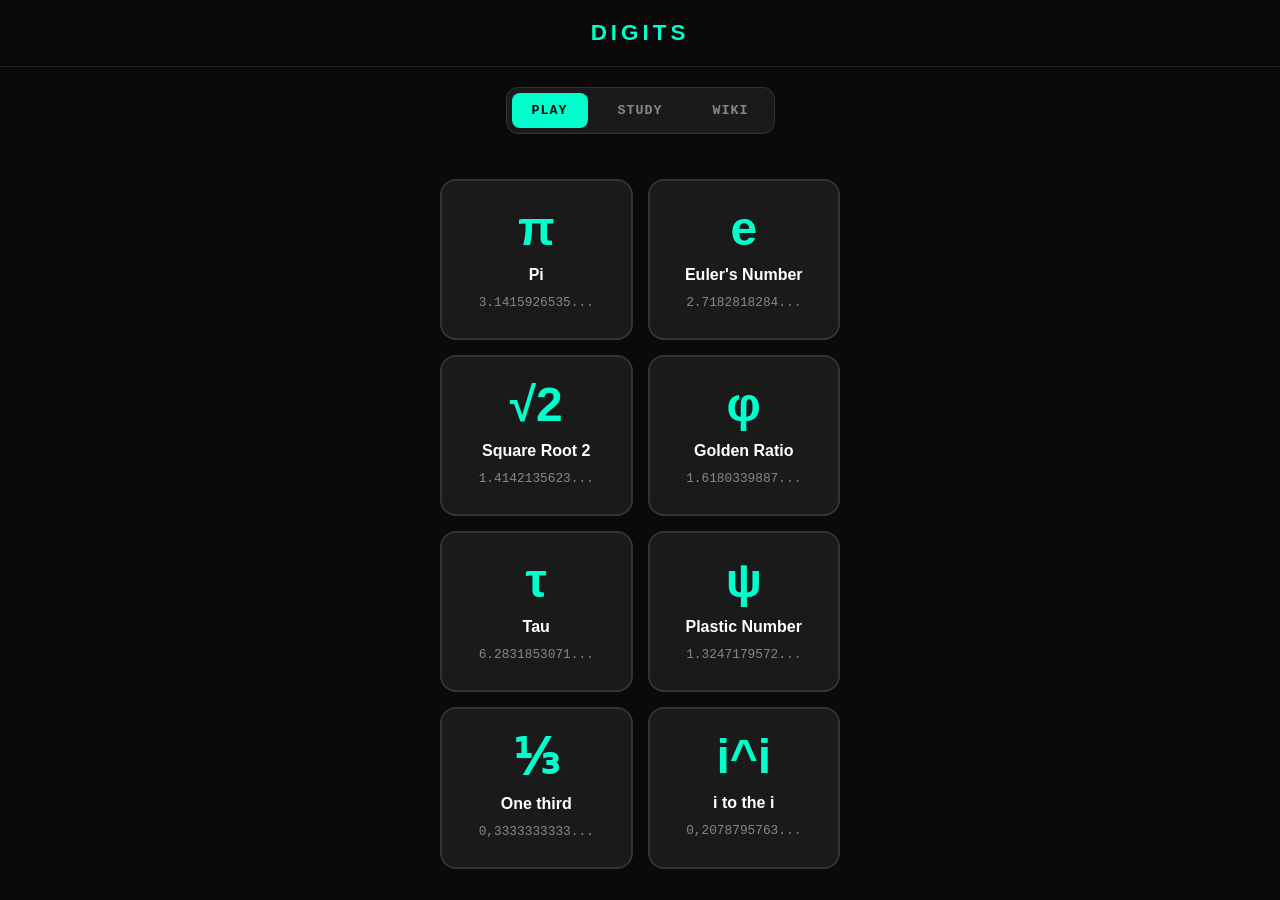
<file: index.html>
<!-- =====================================================================
index.html : la STRUCTURE de l'application (le "squelette")
=====================================================================
HTML décrit quels éléments existent (titres, boutons, zones).
Le CSS les habille (style.css) et le JS les anime (app.js).
Important : les "id" et "class" ci-dessous sont les points d'accroche utilisés par le CSS et le JS.
Si tu en renommes un ici, il faut le renommer aussi dans les autres fichiers.
Les écrans sont tous présents dès le départ ; le JS affiche l'un et cache les autres avec la classe "hidden". -->
<!DOCTYPE html>
<html lang="en">
    <head>
        <meta charset="UTF-8">
        <!-- Adapte la page à l'écran du téléphone. maximum-scale=1 et user-scalable=no désactivent le zoom par pincement, pour une sensation d'application. -->
        <meta name="viewport" content="width=device-width, initial-scale=1.0, maximum-scale=1.0, user-scalable=no">
        <title>Digits Learning</title>
        <!-- Lie le fichier manifest.json : il décrit l'app (nom, icônes, couleurs) pour
        pouvoir l'installer sur l'écran d'accueil. -->
        <link rel="manifest" href="manifest.json">
        <!-- Charge le fichier de style style.css. -->
        <link rel="stylesheet" href="style.css">
        <!-- Réglages spécifiques iPhone : mode plein écran sans barre Safari quand l'app est ajoutée à l'écran d'accueil, barre d'état translucide, et nom court de l'icône. -->
        <meta name="apple-mobile-web-app-capable" content="yes">
        <meta name="apple-mobile-web-app-status-bar-style" content="black-translucent">
        <meta name="apple-mobile-web-app-title" content="Digits">
    </head>
    <body>
        <!-- EN-TÊTE : le titre. Le JS change le texte de #header-title selon l'écran
        (DIGITS, nom de la constante, NEW RECORD!...). -->
        <header id="app-header">
            <h1 id="header-title">DIGITS</h1>
        </header>
        <!-- CONTENU PRINCIPAL : contient les 4 écrans (<section>). -->
        <main id="app">
            <!-- Menu Screen -->
            <!-- ÉCRAN 1 : MENU. Deux onglets (PLAY / STUDY) puis la grille de constantes. -->
            <section id="screen-menu" class="screen">
                <div class="menu-tabs">
                    <button id="tab-play" class="tab-btn active">PLAY</button>
                    <button id="tab-study" class="tab-btn">STUDY</button>
                    <button id="tab-wiki" class="tab-btn">WIKI</button>
                </div>
                <!-- Cette grille est vide dans le HTML : app.js crée une carte par constante. -->
                <div class="constants-grid">
                    <!-- Cards will be injected here -->
                </div>
            </section>
            
            <!-- Study Screen -->
            <!-- ÉCRAN 2 : ÉTUDE. #study-digits-container reçoit le tableau de décimales
            (généré par app.js) ; le bouton ramène au menu. Caché au départ (class="hidden"). -->
            <section id="screen-study" class="screen hidden">
                <div class="study-container">
                    <div id="study-digits-container"></div>
                </div>
                <div class="study-controls">
                    <button id="btn-study-back" class="menu-btn">BACK TO MENU</button>
                </div>
            </section>


            <!-- Wiki Screen -->
            <!-- ÉCRAN 2.5 : INFOS. #wiki-container reçoit les infos générées par app.js (si j'ai bien fai les choses) -->
            <section id="screen-wiki" class="screen hidden">
                <div class="wiki-container"> 
                    <div id="wiki-info-container"></div>
                </div>
                <div class="wiki-controls">
                    <button id="btn-wiki-back" class="menu-btn">BACK TO MENU</button>
                </div>
            </section>

            <!-- Game Screen -->
            <!-- ÉCRAN 3 : JEU. En haut : la séquence de chiffres, le score et le chrono.
            En bas : le clavier numérique. -->
            <section id="screen-game" class="screen hidden">
                <div class="game-display">
                    <div id="digit-sequence" class="digit-sequence"></div>
                    <div class="stats">
                        <span>SCORE: <span id="score" class="stat-val">0</span></span>
                        <span>TIME: <span id="timer" class="stat-val">0:00</span></span>
                    </div>
                </div>
                <!-- Les 10 touches. L'attribut data-val="..." contient le chiffre : app.js le lit
                pour savoir quelle touche a été pressée. -->
                <div class="keypad">
                    <button class="key" data-val="1">1</button>
                    <button class="key" data-val="2">2</button>
                    <button class="key" data-val="3">3</button>
                    <button class="key" data-val="4">4</button>
                    <button class="key" data-val="5">5</button>
                    <button class="key" data-val="6">6</button>
                    <button class="key" data-val="7">7</button>
                    <button class="key" data-val="8">8</button>
                    <button class="key" data-val="9">9</button>
                    <button class="key" data-val="0">0</button>
                </div>
            </section>
            <!-- Game Over Screen -->
            <!-- ÉCRAN 4 : FIN DE PARTIE. Les valeurs (score, temps, best) sont remplies
            par app.js. Deux boutons : RETRY et MENU. -->
            <section id="screen-gameover" class="screen hidden">
                <h2 class="game-over-text">CRASHED!</h2>
                <div id="gameover-digits" class="digit-sequence"></div>
                <div class="final-stats">
                    <p>FINAL SCORE: <span id="final-score">0</span>
                    <br>
                    TIME: <span id="final-time">0:00</span>
                    </br>
                    BEST: <span id="final-best">0</span></p>
                </div>
                <div class="menu-buttons">
                    <button id="btn-retry" class="menu-btn">RETRY</button>
                    <button id="btn-menu" class="menu-btn">MENU</button>
                </div>
            </section>
        </main>
        <!-- Charge la logique JavaScript. Placé en fin de <body> pour que tous les
            éléments existent déjà quand le script s'exécute. -->
            <script src="app.js"></script>
            <!-- Petit script intégré : enregistre le service worker (sw.js) une fois la page
            chargée. C'est lui qui permet à l'app de fonctionner hors ligne. -->
            <script>
            if ('serviceWorker' in navigator) {
            window.addEventListener('load', () => {
            navigator.serviceWorker.register('sw.js');
            });
            }
            </script>
        </body>
    </html>
</file>
<file: style.css>
/* =====================================================================
 style.css : l'apparence de l'application
 =====================================================================
 Un fichier CSS est une liste de règles : "sélecteur { propriété: valeur; }".
 Le sélecteur dit QUELS éléments sont concernés :
   - balise (body, h1)     - classe (.key)     - id (#app)
 Les noms avec "--" sont des VARIABLES CSS : on les définit une fois ici
 puis on les réutilise avec var(--nom). Changer une couleur ici la change partout. */
:root {
    --bg-dark: #0a0a0a;
    --bg-panel: #1a1a1a;
    --accent-color: #00ffcc; /* Neon Cyan */
    --text-main: #ffffff;
    --text-muted: #888888;
    --danger: #ff3366;
    --key-bg: #2a2a2a;
    --key-active: #3a3a3a;
    --font-mono: 'Courier New', Courier, monospace;
}

/* S'applique à TOUS les éléments :
   - box-sizing: border-box : la largeur inclut marges internes et bordures
   - tap-highlight transparent : pas de rectangle gris au toucher sur iPhone
   - user-select: none : empêche de sélectionner le texte en tapotant */
* {
    box-sizing: border-box;
    -webkit-tap-highlight-color: transparent;
    user-select: none;
}

/* Le corps de la page : fond sombre, texte blanc, sans défilement (overflow hidden),
 hauteur plein écran. "display: flex" + "column" empile le header et le contenu
 verticalement. */
body {
    font-family: -apple-system, BlinkMacSystemFont, "Segoe UI", Roboto, Helvetica, Arial, sans-serif;
    background-color: var(--bg-dark);
    color: var(--text-main);
    margin: 0;
    padding: 0;
    overflow: hidden;
    height: 100vh;
    display: flex;
    flex-direction: column;
}

/* Barre de titre en haut : centrée, avec un fin trait en dessous. */
header {
    background-color: var(--bg-dark);
    padding: 20px 15px;
    text-align: center;
    border-bottom: 1px solid #222;
}

/* Le titre "DIGITS" : petit, espacé, en majuscules, couleur néon. */
h1 {
    margin: 0;
    font-size: 1.4rem;
    letter-spacing: 4px;
    font-weight: 800;
    color: var(--accent-color);
    text-transform: uppercase;
}

/* Zone principale sous le titre : elle occupe tout l'espace restant (flex: 1)
 et contient les écrans (menu, jeu...). */
#app {
    flex: 1;
    position: relative;
    display: flex;
    flex-direction: column;
    height: 100%;
    overflow: hidden;
}

/* Classe utilitaire : cache un élément. Le JS l'ajoute/retire pour changer
 d'écran. "!important" garantit qu'elle gagne sur les autres règles d'affichage. */
.hidden {
    display: none !important;
}

/* Menu Screen */
/* ÉCRAN MENU : colonne centrée, avec défilement vertical si besoin. */
#screen-menu {
    flex: 1;
    display: flex;
    flex-direction: column;
    align-items: center;
    padding: 20px;
    overflow-y: auto;
}

/* Le bloc contenant les deux onglets PLAY / STUDY (fond arrondi). */
.menu-tabs {
    display: flex;
    gap: 10px;
    margin-bottom: 25px;
    background: var(--bg-panel);
    padding: 5px;
    border-radius: 12px;
    border: 1px solid #333;
}

/* Style d'un onglet inactif : transparent, texte gris. */
.tab-btn {
    background: transparent;
    border: none;
    color: var(--text-muted);
    padding: 10px 20px;
    font-weight: bold;
    cursor: pointer;
    border-radius: 8px;
    transition: all 0.2s;
    font-family: var(--font-mono);
    letter-spacing: 1px;
}

/* Onglet actif (classe ajoutée par le JS) : fond néon, texte sombre. */
.tab-btn.active {
    background: var(--accent-color);
    color: var(--bg-dark);
}

/* Grille des cartes de constantes : 2 colonnes égales (repeat(2, 1fr)). */
.constants-grid {
    display: grid;
    grid-template-columns: repeat(2, 1fr);
    gap: 15px;
    width: 100%;
    max-width: 400px;
    margin-top: 20px;
}

/* Une carte de constante : fond de panneau, coins arrondis, bordure grise. */
.const-card {
    background: var(--bg-panel);
    border: 2px solid #333;
    border-radius: 16px;
    padding: 20px;
    text-align: center;
    cursor: pointer;
    transition: all 0.1s ease;
}

/* ":active" = pendant l'appui du doigt : la carte rétrécit un peu et sa bordure
 devient néon, ce qui donne un retour visuel au toucher. */
.const-card:active {
    transform: scale(0.95);
    border-color: var(--accent-color);
    background: var(--key-active);
}

/* Le grand symbole (π, e, φ...) sur la carte. */
.const-symbol {
    font-size: 3rem;
    font-weight: bold;
    color: var(--accent-color);
    display: block;
    margin-bottom: 10px;
}

/* Le nom de la constante. */
.const-name {
    font-size: 1rem;
    font-weight: 600;
    display: block;
    margin-bottom: 8px;
}

/* L'aperçu des premières décimales (police "machine à écrire", grise). */
.const-preview {
    font-family: var(--font-mono);
    font-size: 0.8rem;
    color: var(--text-muted);
}

/* Le texte "BEST: xx" sur la carte (couleur néon, gras). */
.const-best {
    display: block;
    font-family: var(--font-mono);
    font-size: 0.9rem;
    color: var(--accent-color);
    margin-top: 8px;
    font-weight: bold;
}

/* Game Screen */
/* ÉCRAN DE JEU : le haut (chiffres + stats) et le bas (clavier) sont écartés
 aux deux extrémités grâce à justify-content: space-between. */
#screen-game {
    flex: 1;
    display: flex;
    flex-direction: column;
    justify-content: space-between;
    padding-bottom: 30px;
}

/* Bloc du haut : la séquence de chiffres et les stats. */
.game-display {
    text-align: center;
    margin-top: 40px;
    width: 100%;
}

/* La ligne de chiffres : grande police à largeur fixe, centrée, sans retour à la
 ligne (nowrap). "overflow: visible" laisse déborder les chiffres hors de
 l'écran quand la séquence glisse. */
.digit-sequence {
    font-family: var(--font-mono);
    font-size: 3.5rem;
    font-weight: bold;
    margin-bottom: 20px;
    height: 5rem;
    display: flex;
    justify-content: center;
    align-items: center;
    overflow: visible;
    white-space: nowrap;
    gap: 8px;
    position: relative;
}

/* Un chiffre individuel : par défaut petit et estompé. "transition" anime
 en douceur les changements de taille/opacité. */
.digit-char {
    display: inline-block;
    flex-shrink: 0;
    transition: all 0.2s ease;
    opacity: 0.3;
    transform: scale(0.8);
}

/* Le curseur "_" (chiffre à deviner) : grand, opaque, néon, avec une petite
 animation d'apparition (digit-in). */
.digit-char.active {
    opacity: 1;
    transform: scale(1.2);
    color: var(--accent-color);
}

/* Conteneur qui glisse horizontalement. Sa "transition" sur transform crée
 l'effet de défilement fluide quand le JS change le translateX. */
.sequence-wrapper {
    display: flex;
    gap: 8px;
    position: relative;
    transition: transform 0.18s ease-out;
    will-change: transform;
}

/* Animation d'apparition : le chiffre grossit de 0.6 à 1.2 en devenant visible. */
@keyframes digit-in {
    from { opacity: 0; transform: scale(0.6); }
    to   { opacity: 1; transform: scale(1.2); }
}

/* Chiffre correctement tapé : blanc, taille normale. */
.digit-char.correct {
    opacity: 1;
    transform: scale(1);
    color: var(--text-main);
}

/* Chiffre faux : rouge avec une animation de secousse (shake). */
.digit-char.wrong {
    transform: scale(1);
    color: var(--danger);
    animation: shake 0.2s ease-in-out;
    opacity: 1;
}

/* La ligne SCORE / TIME sous la séquence. */
.stats {
    display: flex;
    justify-content: center;
    gap: 30px;
    font-family: var(--font-mono);
    font-size: 1.1rem;
    color: var(--text-muted);
    margin-bottom: 20px;
}

/* Les valeurs chiffrées des stats, en néon. */
.stat-val {
    color: var(--accent-color);
    font-weight: bold;
}

/* Keypad - The "Game Console" feel */
/* CLAVIER NUMÉRIQUE : grille de 3 colonnes (1-2-3 / 4-5-6 / 7-8-9 / 0). */
.keypad {
    display: grid;
    grid-template-columns: repeat(3, 1fr);
    gap: 12px;
    width: 90%;
    max-width: 360px;
    margin: 0 auto;
    padding: 0 10px;
}

/* Une touche : bouton rond (aspect-ratio 1/1 = carré, border-radius 50% = rond),
 avec une ombre en bas qui donne un effet de relief "console de jeu". */
.key {
    aspect-ratio: 1 / 1;
    border-radius: 50%;
    border: none;
    background: var(--key-bg);
    color: var(--text-main);
    font-size: 2rem;
    font-weight: bold;
    cursor: pointer;
    transition: all 0.05s;
    box-shadow: 0 4px 0 #000;
    display: flex;
    align-items: center;
    justify-content: center;
    position: relative;
    overflow: hidden;
}

/* Pendant l'appui : la touche s'enfonce de 2 px et son ombre diminue. */
.key:active {
    transform: translateY(2px);
    box-shadow: 0 2px 0 #000;
}

/* Press feedback: the whole key flashes white, then fades back to grey */
/* Flash blanc au toucher : classe ajoutée par le JS (fonction flashKey),
 qui joue l'animation key-flash ci-dessous. */
.key.flash {
    animation: key-flash 0.45s ease-out;
}

/* Définition de l'animation : de blanc (début) vers gris normal (fin). */
@keyframes key-flash {
    from { background: #ffffff; color: var(--bg-dark); }
    to   { background: var(--key-bg); color: var(--text-main); }
}

/* La 10e touche (le 0) est placée dans la colonne 2 pour être centrée
 sous le 8. */
.key:nth-child(10) {
    grid-column: 2;
}

/* Game Over Screen */
/* ÉCRAN GAME OVER : positionné en "absolute" par-dessus tout (top/left 0,
 100% de largeur et hauteur, z-index 100) avec un fond opaque,
 contenu centré. */
#screen-gameover {
    position: absolute;
    top: 0;
    left: 0;
    width: 100%;
    height: 100%;
    background: var(--bg-dark);
    z-index: 100;
    display: flex;
    flex-direction: column;
    align-items: center;
    justify-content: center;
    padding: 20px;
    text-align: center;
}

/* Le titre "CRASHED!" en rouge. (Note : le JS modifie plutôt le titre du header ;
 ce style s'applique au <h2> de l'écran de fin.) */
.game-over-text {
    font-size: 2.5rem;
    color: var(--danger);
    font-weight: 900;
    margin-bottom: 20px;
}

/* Bloc des statistiques finales (score, temps, meilleur). */
.final-stats {
    font-family: var(--font-mono);
    font-size: 1.5rem;
    margin-bottom: 40px;
    line-height: 1.6;
}

/* Rangée contenant les boutons RETRY et MENU. */
.menu-buttons {
    display: flex;
    gap: 20px;
}

/* Style des gros boutons (RETRY, MENU, BACK TO MENU) : contour néon, fond transparent. */
.menu-btn {
    padding: 15px 30px;
    border-radius: 12px;
    border: 2px solid var(--accent-color);
    background: transparent;
    color: var(--accent-color);
    font-size: 1.2rem;
    font-weight: bold;
    cursor: pointer;
    transition: all 0.2s;
}

/* Pendant l'appui : le bouton se remplit de néon. */
.menu-btn:active {
    background: var(--accent-color);
    color: var(--bg-dark);
}

/* Animation de secousse gauche-droite utilisée pour le chiffre faux. */
@keyframes shake {
    0%, 100% { transform: translateX(0); }
    25% { transform: translateX(-5px); }
    75% { transform: translateX(5px); }
}

/* Study Screen */
/* ÉCRAN D'ÉTUDE : colonne qui occupe tout l'espace ; le tableau défile
 dans .study-container, le bouton de retour reste en bas. */
#screen-study {
    flex: 1;
    display: flex;
    flex-direction: column;
    height: 100%;
    overflow: hidden;
}

#screen-wiki {
    flex: 1;
    display: flex;
    flex-direction: column;
    height: 100%;
    overflow: hidden;
}

/* Zone défilante contenant le tableau. "-webkit-overflow-scrolling: touch"
 donne un défilement fluide sur iOS ; "min-height: 0" est nécessaire pour que
 le défilement fonctionne dans un conteneur flex. */
.study-container {
    flex: 1;
    display: block;
    padding: 10px;
    overflow-y: auto !important;
    overflow-x: hidden;
    -webkit-overflow-scrolling: touch;
    min-height: 0;
}

/* Tableau de décimales : 4 colonnes de largeur égale (table-layout: fixed). */
.study-table {
    border-collapse: collapse;
    font-family: var(--font-mono);
    font-size: 2.5rem;
    color: var(--text-main);
    text-align: center;
    width: 100%;
    max-width: 300px;
    margin: 0 auto;
    table-layout: fixed;
}

/* Une case du tableau (un chiffre) : chaque case fait 25 % de la largeur. */
.study-table td {
    padding: 2px 0;
    width: 25%;
}

/* Chiffre "mémorisé" (selon ton meilleur score) : néon et gras. */
.study-table td.memorized {
    color: var(--accent-color);
    font-weight: bold;
}

/* Barre du bas de l'écran d'étude contenant le bouton BACK TO MENU. */
.study-controls {
    display: flex;
    flex-direction: column;
    gap: 15px;
    padding: 20px 20px;
    background: transparent;
    border-top: 1px solid #333;
}

/* Wiki Screen */


.wiki-container {
    font-size: 1.4rem;
    flex: 1;
    display: block;
    padding: 10px;
    overflow-y: auto !important;
    overflow-x: hidden;
    -webkit-overflow-scrolling: touch;
    min-height: 0;   
}

.wiki-controls {
    display: flex;
    flex-direction: column;
    gap: 15px;
    padding: 20px 20px;
    background: transparent;
    border-top: 1px solid #333;
}
</file>
